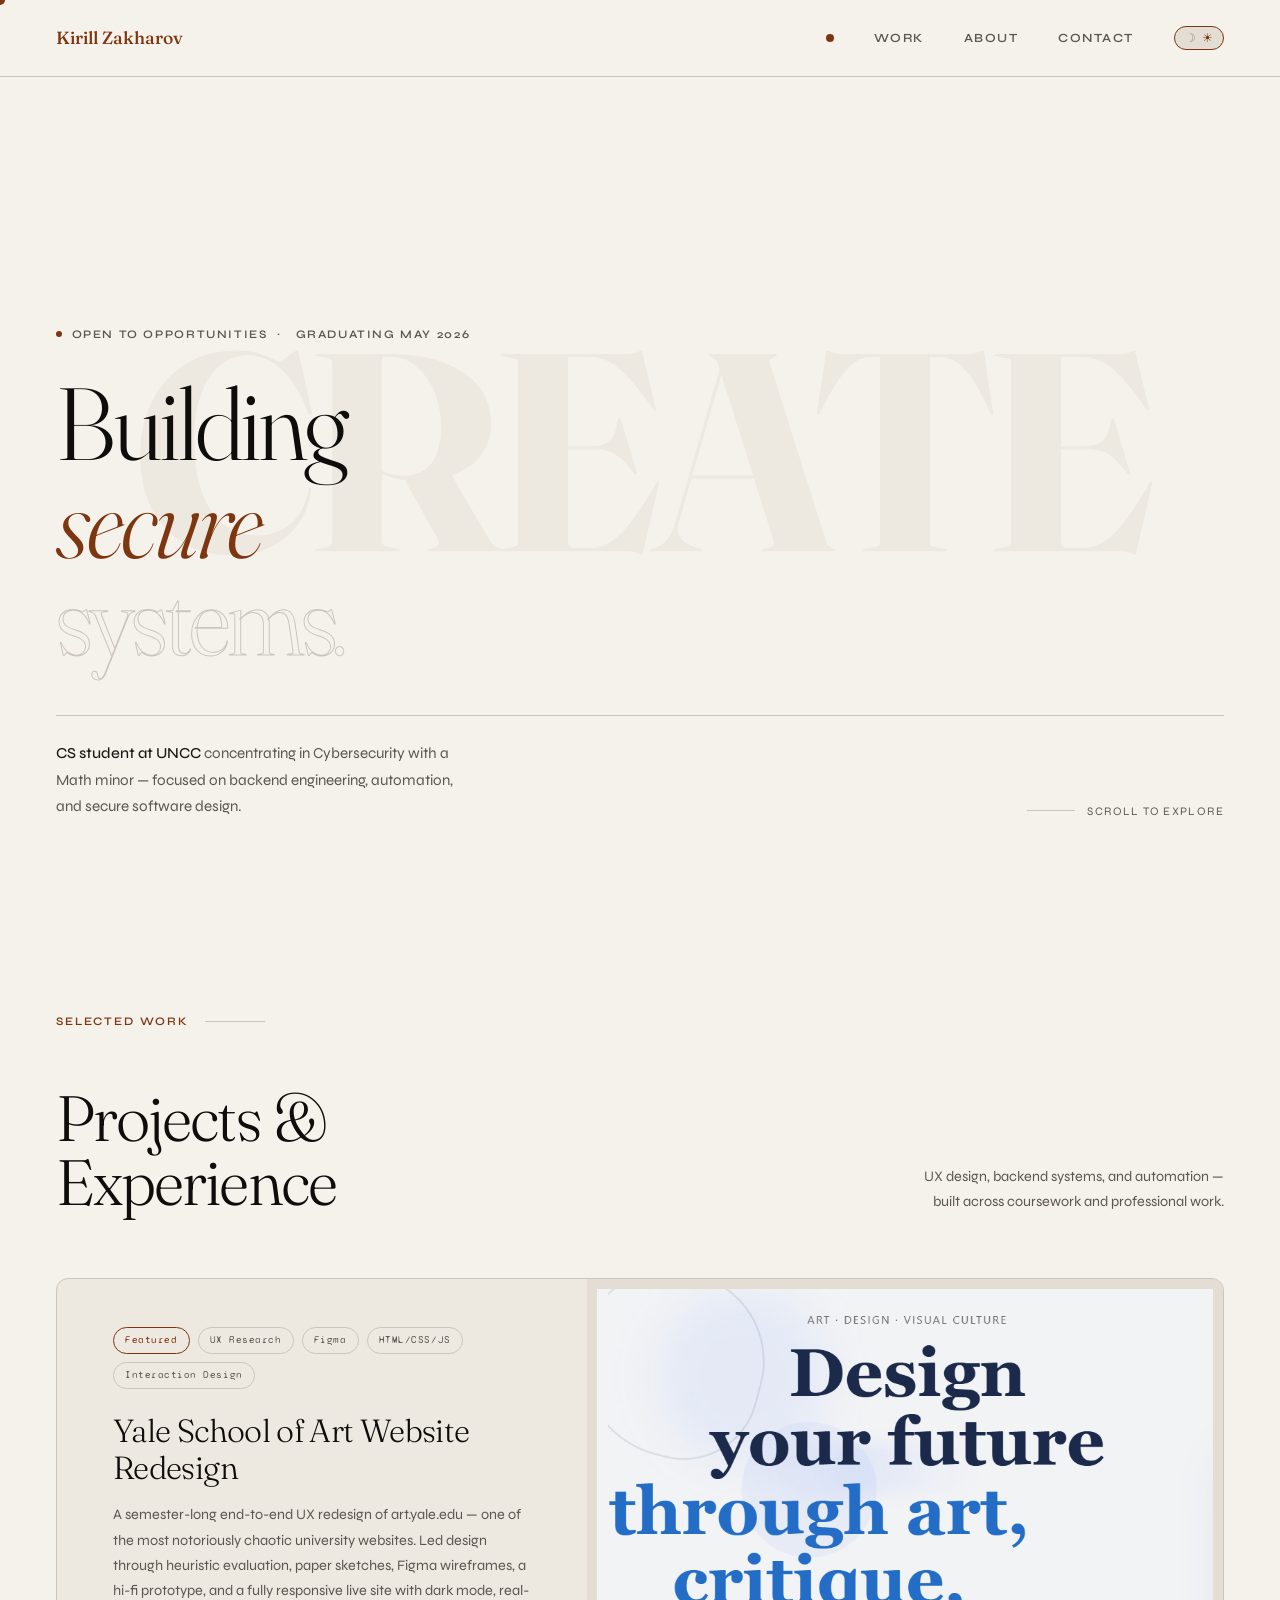
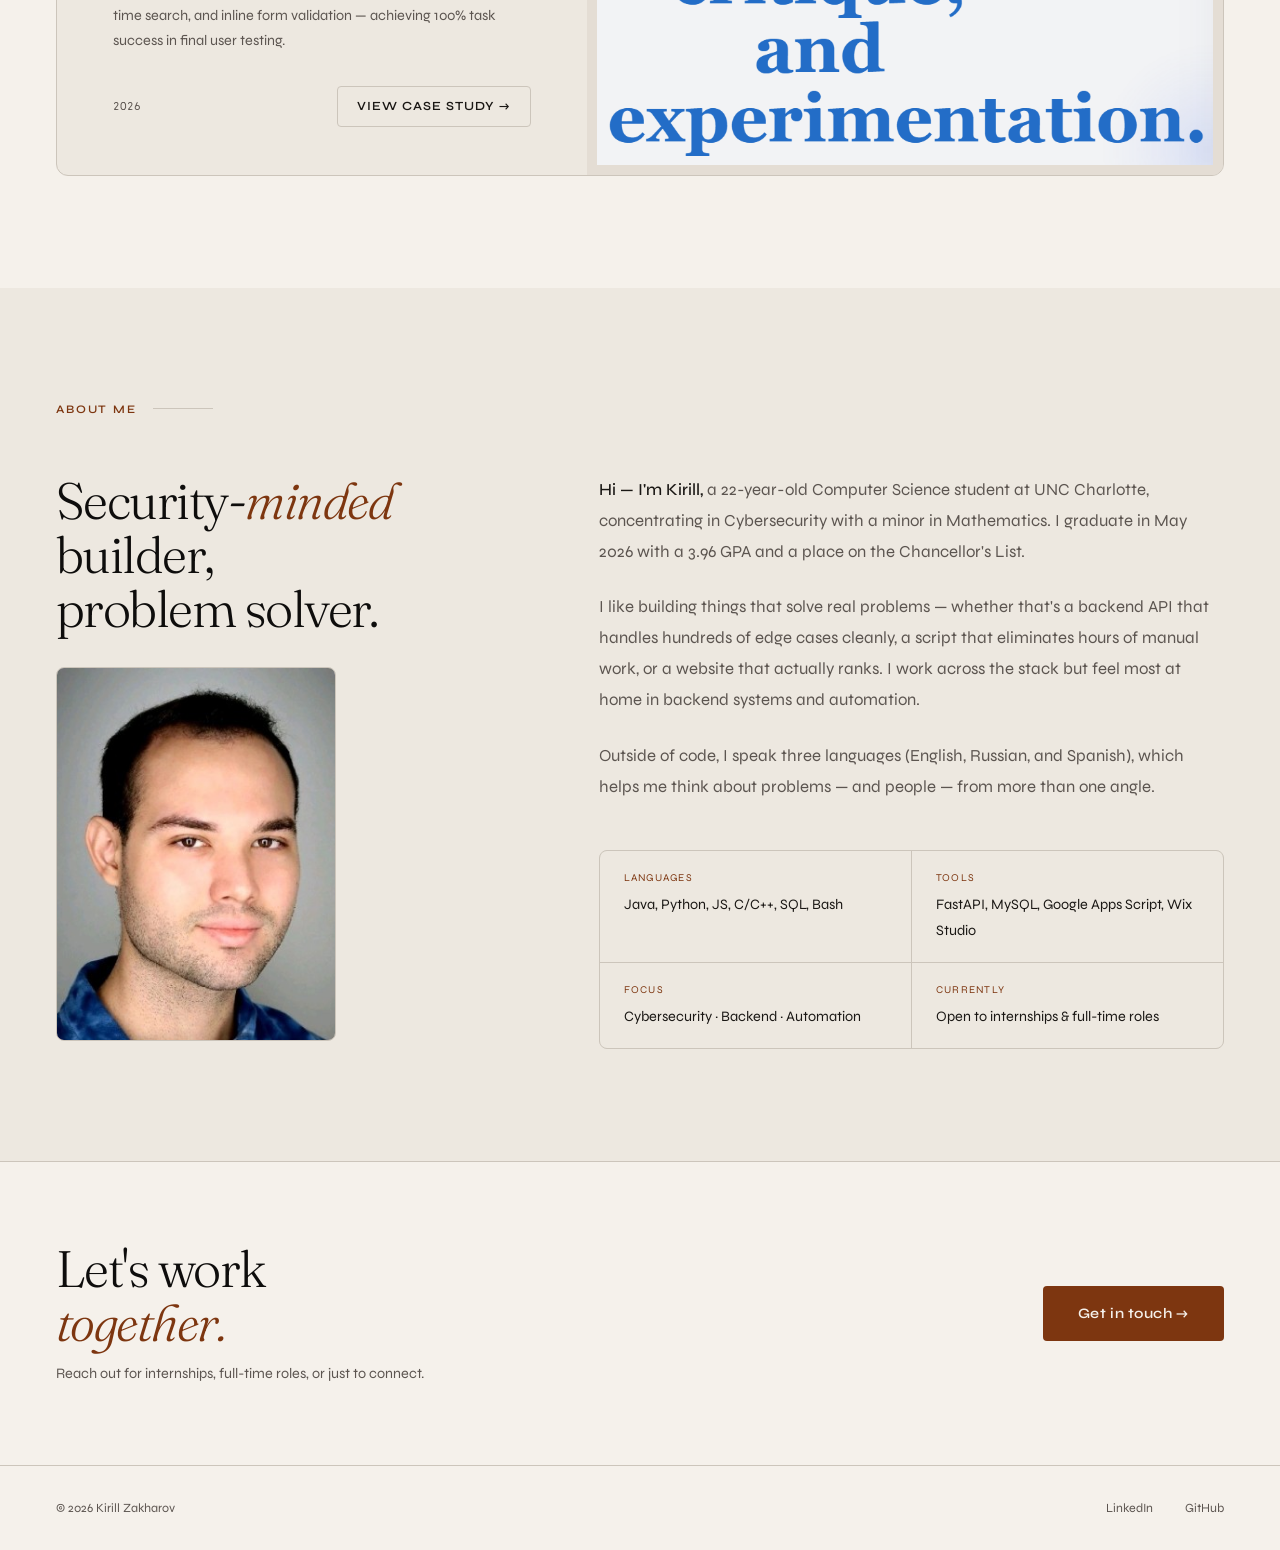
<file: index.html>
<!doctype html>
<html lang="en">
  <head>
    <meta charset="UTF-8" />
    <meta name="viewport" content="width=device-width, initial-scale=1.0" />
    <title>Kirill Zakharov — Portfolio</title>
    <link rel="icon" type="image/png" href="./files/favicon.png" />
    <link rel="preconnect" href="https://fonts.googleapis.com" />
    <link
      href="https://fonts.googleapis.com/css2?family=Fraunces:ital,opsz,wght@0,9..144,300;0,9..144,500;0,9..144,700;1,9..144,300;1,9..144,500&family=Syne:wght@400;500;600;700&family=Syne+Mono&display=swap"
      rel="stylesheet"
    />
    <link rel="stylesheet" href="./css/style.css" />
  </head>
  <body>
    <div class="cursor" id="cursor"></div>

    <nav>
      <a href="#" class="nav-logo"><span>Kirill Zakharov</span> </a>
      <div class="nav-right">
        <div class="nav-dot"></div>
        <a href="#work">Work</a>
        <a href="#about">About</a>
        <a href="#contact">Contact</a>
        <button
          class="mode-toggle"
          id="mode-toggle"
          aria-label="Toggle color mode"
        ></button>
      </div>
    </nav>

    <!-- HERO -->
    <div class="hero">
      <div class="hero-bg-text">CREATE</div>
      <div class="hero-status">
        Open to opportunities &nbsp;·&nbsp;
        <span>Graduating May 2026</span>
      </div>
      <h1>
        <span>Building</span><br />
        <em>secure</em><br />
        <span class="outline">systems.</span>
      </h1>
      <div class="hero-divider"></div>
      <div class="hero-bottom">
        <p class="hero-desc">
          <strong>CS student at UNCC</strong> concentrating in Cybersecurity
          with a Math minor — focused on backend engineering, automation, and
          secure software design.
        </p>
        <div class="hero-scroll">
          <div class="scroll-line"></div>
          Scroll to explore
        </div>
      </div>
    </div>

    <!-- WORK -->
    <div class="section" id="work">
      <div class="section-eyebrow">Selected Work</div>
      <div class="work-header">
        <h2>Projects &amp;<br />Experience</h2>
        <p>
          UX design, backend systems, and automation — built across coursework
          and professional work.
        </p>
      </div>

      <div class="case-studies">
        <!-- FEATURED: Yale School of Art Redesign -->
        <div class="cs-card" data-delay="0">
          <div class="cs-info">
            <div>
              <div class="cs-tags">
                <span class="cs-tag featured">Featured</span>
                <span class="cs-tag">UX Research</span>
                <span class="cs-tag">Figma</span>
                <span class="cs-tag">HTML/CSS/JS</span>
                <span class="cs-tag">Interaction Design</span>
              </div>
              <h3>Yale School of Art Website Redesign</h3>
              <p>
                A semester-long end-to-end UX redesign of art.yale.edu — one of
                the most notoriously chaotic university websites. Led design
                through heuristic evaluation, paper sketches, Figma wireframes,
                a hi-fi prototype, and a fully responsive live site with dark
                mode, real-time search, and inline form validation — achieving
                100% task success in final user testing.
              </p>
            </div>
            <div class="cs-footer">
              <span class="cs-year">2026</span>
              <a href="case-study.html" class="cs-link">View Case Study →</a>
            </div>
          </div>
          <div class="cs-image">
            <img
              src="./files/yalecover.png"
              alt="Yale School of Art Redesign Screenshot"
            />
          </div>
        </div>
      </div>
    </div>

    <!-- ABOUT -->
    <div id="about">
      <div class="inner">
        <div class="section-eyebrow">About Me</div>
        <div class="about-grid">
          <div class="about-left">
            <h2>Security-<em>minded</em><br />builder,<br />problem solver.</h2>
            <div class="about-photo">
              <img
                src="./files/1727371143587.jpg"
                alt="Kirill Zakharov Photo"
              />
            </div>
          </div>
          <div class="about-right">
            <p>
              <strong>Hi — I'm Kirill,</strong> a 22-year-old Computer Science
              student at UNC Charlotte, concentrating in Cybersecurity with a
              minor in Mathematics. I graduate in May 2026 with a 3.96 GPA and a
              place on the Chancellor's List.
            </p>
            <p>
              I like building things that solve real problems — whether that's a
              backend API that handles hundreds of edge cases cleanly, a script
              that eliminates hours of manual work, or a website that actually
              ranks. I work across the stack but feel most at home in backend
              systems and automation.
            </p>
            <p>
              Outside of code, I speak three languages (English, Russian, and
              Spanish), which helps me think about problems — and people — from
              more than one angle.
            </p>
            <div class="skills-grid">
              <div class="skill-item">
                <label>Languages</label>
                <span>Java, Python, JS, C/C++, SQL, Bash</span>
              </div>
              <div class="skill-item">
                <label>Tools</label>
                <span>FastAPI, MySQL, Google Apps Script, Wix Studio</span>
              </div>
              <div class="skill-item">
                <label>Focus</label>
                <span>Cybersecurity · Backend · Automation</span>
              </div>
              <div class="skill-item">
                <label>Currently</label>
                <span>Open to internships &amp; full-time roles</span>
              </div>
            </div>
          </div>
        </div>
      </div>
    </div>

    <!-- CONTACT -->
    <div id="contact">
      <div class="contact-strip">
        <div class="contact-left">
          <h2>Let's work<br /><em>together.</em></h2>
          <p>Reach out for internships, full-time roles, or just to connect.</p>
        </div>
        <a
          href="mailto:kizakh0114@gmail.com"
          class="contact-btn"
          id="contact-email"
          >Get in touch →</a
        >
      </div>
    </div>

    <footer>
      <p>© 2026 Kirill Zakharov</p>
      <div class="footer-links">
        <a href="https://www.linkedin.com/in/kzakharo" target="_blank"
          >LinkedIn</a
        >
        <a href="https://github.com/ZKirill01" target="_blank">GitHub</a>
      </div>
    </footer>

    <script src="./js/script.js"></script>
  </body>
</html>
</file>
<file: css/style.css>
:root {
  --bg: #0e0d0c;
  --bg2: #161513;
  --bg3: #1e1c1a;
  --border: #2d2a27;
  --text: #ede8e0;
  --muted: #9a9288; /* contrast ≥6.3:1 on all dark bgs */
  --accent: #e8894a; /* contrast 7.5:1 on dark bg */
  --accent2: #c96b28;
  --warn: #d4834a; /* change-problem text – 6.2:1 on bg2 */
  --white: #f5f1eb;
}

:root.light {
  --bg: #f5f1eb;
  --bg2: #ede8e0;
  --bg3: #e4ddd4;
  --border: #ccc5bb;
  --text: #1a1714;
  --muted: #5c5550; /* contrast ≥6.5:1 on all light bgs */
  --accent: #7d3610; /* contrast 7.75:1 on light bg – passes small text */
  --accent2: #5a2308;
  --warn: #7a3510; /* 7.35:1 on light bg2 */
  --white: #0e0d0c;
}

/* ─── MODE TOGGLE ─── */
.mode-toggle {
  background: var(--bg3);
  border: 1px solid var(--border);
  border-radius: 20px;
  display: flex;
  align-items: center;
  gap: 0.35rem;
  padding: 0.3rem 0.65rem;
  transition: border-color 0.3s;
  width: auto;
  height: auto;
  position: static;
  flex-shrink: 0;
}
/* Moon icon – active in dark mode */
.mode-toggle::before {
  content: "☽";
  font-size: 0.75rem;
  color: var(--accent);
  line-height: 1;
  transition:
    color 0.3s,
    opacity 0.3s;
  opacity: 1;
}
/* Sun icon – active in light mode */
.mode-toggle::after {
  content: "☀";
  font-size: 0.75rem;
  color: var(--muted);
  line-height: 1;
  opacity: 0.55;
  transition:
    color 0.3s,
    opacity 0.3s;
  /* reset old dot styles */
  position: static;
  width: auto;
  height: auto;
  border-radius: 0;
  background: none;
  top: auto;
  left: auto;
  transform: none;
}
:root.light .mode-toggle::before {
  color: var(--muted);
  opacity: 0.55;
}
:root.light .mode-toggle::after {
  color: var(--accent);
  opacity: 1;
}
:root.light .mode-toggle {
  border-color: var(--accent);
}

/* ─── FOCUS STYLES (WCAG AA) ─── */
:focus-visible {
  outline: 2px solid var(--accent);
  outline-offset: 3px;
  border-radius: 3px;
}

/* ─── RESET ─── */
*,
*::before,
*::after {
  box-sizing: border-box;
  margin: 0;
  padding: 0;
}
html {
  scroll-behavior: smooth;
}

body {
  font-family: "Syne", sans-serif;
  background: var(--bg);
  color: var(--text);
  font-size: 100%; /* respects browser/user font-size preference */
  line-height: 1.6;
  cursor: none;
  overflow-x: hidden;
}

.cursor {
  position: fixed;
  width: 0.625rem;
  height: 0.625rem;
  background: var(--accent);
  border-radius: 50%;
  pointer-events: none;
  z-index: 9999;
  transform: translate(-50%, -50%);
  transition:
    width 0.25s,
    height 0.25s,
    background 0.25s;
}
.cursor.hovering {
  width: 2.25rem;
  height: 2.25rem;
  background: transparent;
  border: 1.5px solid var(--accent);
}

/* ─── NAV ─── */
nav {
  position: fixed;
  top: 0;
  left: 0;
  right: 0;
  z-index: 100;
  display: flex;
  justify-content: space-between;
  align-items: center;
  padding: 1.5rem 3.5rem;
  background: var(--bg);
  border-bottom: 1px solid var(--border);
}

.nav-logo {
  font-family: "Fraunces", serif;
  font-size: 1.1rem;
  font-weight: 500;
  color: var(--white);
  text-decoration: none;
}
.nav-logo span:last-child {
  color: var(--accent);
}

.nav-right {
  display: flex;
  align-items: center;
  gap: 2.5rem;
}

.nav-right a {
  font-size: 0.78rem;
  font-weight: 600;
  letter-spacing: 0.12em;
  text-transform: uppercase;
  color: var(--muted); /* 6.33:1 dark / 6.50:1 light – passes */
  text-decoration: none;
  transition: color 0.2s;
}
.nav-right a:hover {
  color: var(--text);
}

.nav-dot {
  width: 0.5rem;
  height: 0.5rem;
  background: var(--accent);
  border-radius: 50%;
  animation: pulse 2.5s ease-in-out infinite;
  flex-shrink: 0;
}
@keyframes pulse {
  0%,
  100% {
    opacity: 1;
    transform: scale(1);
  }
  50% {
    opacity: 0.5;
    transform: scale(0.7);
  }
}

/* ─── HERO ─── */
.hero {
  min-height: 100vh;
  display: flex;
  flex-direction: column;
  justify-content: flex-end;
  padding: 0 3.5rem 5rem;
  position: relative;
  overflow: hidden;
}

.hero-bg-text {
  position: absolute;
  top: 50%;
  left: 50%;
  transform: translate(-50%, -50%);
  font-family: "Fraunces", serif;
  font-size: clamp(10rem, 22vw, 22rem);
  font-weight: 700;
  color: var(--bg2);
  white-space: nowrap;
  pointer-events: none;
  user-select: none;
  letter-spacing: -0.04em;
  line-height: 1;
  /* decorative watermark – ARIA hidden via pointer-events/user-select */
  aria-hidden: true;
}

.hero-status {
  display: flex;
  align-items: center;
  gap: 0.6rem;
  font-size: 0.72rem;
  font-weight: 600;
  letter-spacing: 0.14em;
  text-transform: uppercase;
  color: var(--muted);
  margin-bottom: 2rem;
  position: relative;
  z-index: 1;
  animation: fadeUp 0.6s ease 0.2s both;
}
.hero-status::before {
  content: "";
  display: block;
  width: 0.375rem;
  height: 0.375rem;
  border-radius: 50%;
  background: var(--accent);
  flex-shrink: 0;
}

.hero h1 {
  font-family: "Fraunces", serif;
  font-size: clamp(3.5rem, 8vw, 8rem);
  font-weight: 300;
  line-height: 0.95;
  letter-spacing: -0.03em;
  color: var(--white);
  position: relative;
  z-index: 1;
  margin-bottom: 3rem;
  animation: fadeUp 0.8s ease 0.35s both;
}
.hero h1 em {
  font-style: italic;
  color: var(--accent);
}
.hero h1 .outline {
  -webkit-text-stroke: 1px var(--border);
  color: transparent;
}

.hero-divider {
  width: 100%;
  height: 1px;
  background: var(--border);
  margin-bottom: 1.5rem;
  position: relative;
  z-index: 1;
}

.hero-bottom {
  display: flex;
  justify-content: space-between;
  align-items: flex-end;
  position: relative;
  z-index: 1;
  animation: fadeUp 0.6s ease 0.6s both;
  gap: 2rem;
  flex-wrap: wrap;
}

.hero-desc {
  max-width: 400px;
  font-size: 0.95rem;
  color: var(--muted);
  line-height: 1.75;
}
.hero-desc strong {
  color: var(--text);
  font-weight: 500;
}

.hero-scroll {
  display: flex;
  align-items: center;
  gap: 0.8rem;
  font-size: 0.72rem;
  letter-spacing: 0.12em;
  text-transform: uppercase;
  color: var(--muted);
  flex-shrink: 0;
}

.scroll-line {
  width: 3rem;
  height: 1px;
  background: var(--border);
  position: relative;
  overflow: hidden;
}
.scroll-line::after {
  content: "";
  position: absolute;
  top: 0;
  left: -100%;
  width: 100%;
  height: 100%;
  background: var(--accent);
  animation: scanline 2s ease-in-out infinite;
}
@keyframes scanline {
  0% {
    left: -100%;
  }
  50%,
  100% {
    left: 100%;
  }
}

@keyframes fadeUp {
  from {
    opacity: 0;
    transform: translateY(20px);
  }
  to {
    opacity: 1;
    transform: translateY(0);
  }
}

/* ─── SECTIONS ─── */
.section {
  padding: 7rem 3.5rem;
  max-width: 1300px;
  margin: 0 auto;
}

.section-eyebrow {
  display: flex;
  align-items: center;
  gap: 1rem;
  font-size: 0.72rem;
  font-weight: 600;
  letter-spacing: 0.16em;
  text-transform: uppercase;
  color: var(--accent); /* 7.5:1 dark / 7.75:1 light – passes */
  margin-bottom: 3.5rem;
}
.section-eyebrow::after {
  content: "";
  flex: 1;
  height: 1px;
  background: var(--border);
  max-width: 3.75rem;
}

/* ─── WORK ─── */
.work-header {
  display: flex;
  justify-content: space-between;
  align-items: flex-end;
  margin-bottom: 4rem;
  gap: 2rem;
}
.work-header h2 {
  font-family: "Fraunces", serif;
  font-size: clamp(2.5rem, 5vw, 4.5rem);
  font-weight: 300;
  line-height: 1;
  letter-spacing: -0.03em;
  color: var(--white);
}
.work-header p {
  max-width: 320px;
  font-size: 0.9rem;
  color: var(--muted);
  line-height: 1.7;
  text-align: right;
}

.case-studies {
  display: flex;
  flex-direction: column;
  gap: 2px;
}

.cs-card {
  background: var(--bg2);
  border: 1px solid var(--border);
  border-radius: 0.75rem;
  overflow: hidden;
  display: grid;
  grid-template-columns: 1fr 1.2fr;
  min-height: 360px;
  opacity: 0;
  transform: translateY(40px);
  transition:
    opacity 0.6s ease,
    transform 0.6s ease,
    border-color 0.3s;
}
.cs-card.visible {
  opacity: 1;
  transform: translateY(0);
}
.cs-card:hover {
  border-color: var(--accent);
}
.cs-card:nth-child(even) {
  grid-template-columns: 1.2fr 1fr;
}
.cs-card:nth-child(even) .cs-info {
  order: 2;
}
.cs-card:nth-child(even) .cs-image {
  order: 1;
}

.cs-info {
  padding: 3rem 3.5rem;
  display: flex;
  flex-direction: column;
  justify-content: space-between;
}

.cs-tags {
  display: flex;
  gap: 0.5rem;
  flex-wrap: wrap;
  margin-bottom: 1.5rem;
}
.cs-tag {
  font-family: "Syne Mono", monospace;
  font-size: 0.65rem;
  padding: 0.25rem 0.7rem;
  border: 1px solid var(--border);
  border-radius: 20px;
  color: var(--muted); /* 5.9:1 dark bg2 / 6.0:1 light bg2 – passes */
  letter-spacing: 0.05em;
}
.cs-tag.featured {
  border-color: var(--accent);
  color: var(--accent);
}

.cs-info h3 {
  font-family: "Fraunces", serif;
  font-size: clamp(1.6rem, 2.5vw, 2.2rem);
  font-weight: 300;
  line-height: 1.15;
  letter-spacing: -0.02em;
  color: var(--white);
  margin-bottom: 1rem;
}
.cs-info p {
  font-size: 0.9rem;
  color: var(--muted);
  line-height: 1.75;
  flex-grow: 1;
  margin-bottom: 2rem;
}

.cs-footer {
  display: flex;
  justify-content: space-between;
  align-items: center;
}
.cs-year {
  font-family: "Syne Mono", monospace;
  font-size: 0.72rem;
  color: var(--muted);
}
.cs-link {
  display: inline-flex;
  align-items: center;
  gap: 0.5rem;
  font-size: 0.78rem;
  font-weight: 600;
  letter-spacing: 0.08em;
  text-transform: uppercase;
  color: var(--text);
  text-decoration: none;
  padding: 0.6rem 1.2rem;
  border: 1px solid var(--border);
  border-radius: 4px;
  transition:
    background 0.2s,
    border-color 0.2s,
    color 0.2s;
}
.cs-link:hover {
  background: var(--accent);
  border-color: var(--accent);
  color: var(--bg); /* 7.5:1 dark / 7.75:1 light – passes */
}

.cs-image {
  background: var(--bg3);
  display: flex;
  align-items: center;
  justify-content: center;
  position: relative;
  overflow: hidden;
  min-height: 280px;
}

.cs-image-inner {
  width: 100%;
  height: 100%;
  display: flex;
  flex-direction: column;
  align-items: center;
  justify-content: center;
  gap: 0.8rem;
  color: var(--muted);
  transition: color 0.2s;
  padding: 2rem;
}
.cs-image:hover .cs-image-inner {
  color: var(--accent);
}
.cs-image-inner svg {
  width: 2rem;
  height: 2rem;
  opacity: 0.6;
}
.cs-image-inner span {
  font-size: 0.72rem;
  letter-spacing: 0.1em;
  text-transform: uppercase;
  /* no opacity reduction – muted color already handles de-emphasis */
}
.cs-image img {
  padding: 10px;
  width: 100%;
  height: 100%;
  object-fit: cover;
  display: block;
}

.cs-image-number {
  position: absolute;
  bottom: 1.5rem;
  right: 2rem;
  font-family: "Fraunces", serif;
  font-size: 5rem;
  font-weight: 700;
  color: rgba(255, 255, 255, 0.04);
  line-height: 1;
  pointer-events: none;
  user-select: none;
}

/* ─── ABOUT ─── */
#about {
  background: var(--bg2);
  max-width: none;
  padding: 0;
}
#about .inner {
  max-width: 1300px;
  margin: 0 auto;
  padding: 7rem 3.5rem;
}

.about-grid {
  display: grid;
  grid-template-columns: 1fr 1.4fr;
  gap: 6rem;
  align-items: start;
}

.about-left h2 {
  font-family: "Fraunces", serif;
  font-size: clamp(2.5rem, 4vw, 3.8rem);
  font-weight: 300;
  line-height: 1.05;
  letter-spacing: -0.03em;
  color: var(--white);
  margin-bottom: 2rem;
}
.about-left h2 em {
  font-style: italic;
  color: var(--accent);
}

.about-photo {
  width: 100%;
  max-width: 280px;
  aspect-ratio: 3/4;
  background: var(--bg3);
  border-radius: 0.5rem;
  overflow: hidden;
  display: flex;
  align-items: center;
  justify-content: center;
  color: var(--muted);
  flex-direction: column;
  gap: 0.6rem;
  border: 1px solid var(--border);
  transition:
    border-color 0.2s,
    color 0.2s;
}
.about-photo:hover {
  border-color: var(--accent);
  color: var(--accent);
}
.about-photo input {
  display: none;
}
.about-photo svg {
  width: 2rem;
  height: 2rem;
  opacity: 0.5;
}
.about-photo span {
  font-size: 0.7rem;
  letter-spacing: 0.1em;
  text-transform: uppercase;
  /* no opacity – muted color handles contrast */
}
.about-photo img {
  width: 100%;
  height: 100%;
  object-fit: cover;
}

.about-right p {
  font-size: 1.05rem;
  color: var(--muted);
  line-height: 1.85;
  margin-bottom: 1.5rem;
}
.about-right p strong {
  color: var(--text);
  font-weight: 500;
}

.skills-grid {
  display: grid;
  grid-template-columns: 1fr 1fr;
  gap: 1px;
  background: var(--border);
  border: 1px solid var(--border);
  border-radius: 0.5rem;
  overflow: hidden;
  margin-top: 3rem;
}
.skill-item {
  background: var(--bg2);
  padding: 1.2rem 1.5rem;
}
.skill-item label {
  display: block;
  font-size: 0.65rem;
  letter-spacing: 0.12em;
  text-transform: uppercase;
  color: var(--accent); /* 7.5:1 dark / 7.75:1 light – passes for 0.65rem */
  margin-bottom: 0.3rem;
}
.skill-item span {
  font-size: 0.9rem;
  color: var(--text);
}

/* ─── CONTACT ─── */
.contact-strip {
  padding: 5rem 3.5rem;
  display: flex;
  align-items: center;
  justify-content: space-between;
  gap: 3rem;
  border-top: 1px solid var(--border);
  max-width: 1300px;
  margin: 0 auto;
  flex-wrap: wrap;
}
.contact-left h2 {
  font-family: "Fraunces", serif;
  font-size: clamp(2rem, 4vw, 3.5rem);
  font-weight: 300;
  line-height: 1.05;
  letter-spacing: -0.03em;
  color: var(--white);
}
.contact-left h2 em {
  font-style: italic;
  color: var(--accent);
}
.contact-left p {
  color: var(--muted);
  font-size: 0.9rem;
  margin-top: 0.8rem;
}

.contact-btn {
  flex-shrink: 0;
  display: inline-flex;
  align-items: center;
  gap: 0.8rem;
  background: var(--accent);
  color: var(--bg); /* 7.5:1 dark / 7.75:1 light – passes */
  text-decoration: none;
  padding: 1rem 2.2rem;
  border-radius: 4px;
  font-weight: 600;
  font-size: 0.9rem;
  letter-spacing: 0.04em;
  transition:
    background 0.2s,
    transform 0.2s;
}
.contact-btn:hover {
  background: var(--accent2);
  transform: translateY(-2px);
}

/* ─── FOOTER ─── */
footer {
  border-top: 1px solid var(--border);
  padding: 2rem 3.5rem;
  display: flex;
  justify-content: space-between;
  align-items: center;
  max-width: 1300px;
  margin: 0 auto;
  flex-wrap: wrap;
  gap: 1rem;
}
footer p {
  font-size: 0.78rem;
  color: var(--muted);
}
.footer-links {
  display: flex;
  gap: 2rem;
}
.footer-links a {
  font-size: 0.78rem;
  color: var(--muted);
  text-decoration: none;
  transition: color 0.2s;
}
.footer-links a:hover {
  color: var(--text);
}

/* ─── RESPONSIVE ─── */
@media (max-width: 900px) {
  nav {
    padding: 1.2rem 1.8rem;
  }
  .hero {
    padding: 0 1.8rem 4rem;
  }
  .cs-card,
  .cs-card:nth-child(even) {
    grid-template-columns: 1fr;
  }
  .cs-card:nth-child(even) .cs-info {
    order: 1;
  }
  .cs-card:nth-child(even) .cs-image {
    order: 2;
  }
  .cs-image {
    min-height: 220px;
  }
  .about-grid {
    grid-template-columns: 1fr;
    gap: 3rem;
  }
  .about-photo {
    max-width: 100%;
    aspect-ratio: 4/3;
  }
  .section {
    padding: 5rem 1.8rem;
  }
  #about .inner {
    padding: 5rem 1.8rem;
  }
  .contact-strip {
    flex-direction: column;
    align-items: flex-start;
    padding: 4rem 1.8rem;
  }
  footer {
    padding: 2rem 1.8rem;
    flex-direction: column;
    align-items: flex-start;
  }
  .work-header {
    flex-direction: column;
    align-items: flex-start;
  }
  .work-header p {
    text-align: left;
  }
}
@media (max-width: 600px) {
  body {
    cursor: auto;
  }
  .cursor {
    display: none;
  }
  .skills-grid {
    grid-template-columns: 1fr;
  }
  .nav-right {
    gap: 1.2rem;
  }
  .hero-bottom {
    flex-direction: column;
    align-items: flex-start;
  }
}

/* Hard disable all native cursors */
* {
  cursor: none !important;
}

/* Reinforce for interactive elements */
a,
button,
input,
textarea,
select,
label {
  cursor: none !important;
}

/* Optional: disable pointer cursor on hover states too */
a:hover,
button:hover {
  cursor: none !important;
}

/* ─────────────────────────────────────────────
   FULL MOBILE FIX (CASE STUDY + HOME COMBINED)
   Drop-in replacement
──────────────────────────────────────────── */

@media (max-width: 768px) {
  /* ─── HIDE SCROLLBARS ONLY ON MOBILE ─── */

  /* Chrome / Safari / Edge */
  body::-webkit-scrollbar,
  html::-webkit-scrollbar {
    display: none;
  }

  /* Firefox */
  html,
  body {
    scrollbar-width: none;
  }

  /* IE / old Edge */
  html,
  body {
    -ms-overflow-style: none;
  }
  /* ───────────────── GLOBAL ───────────────── */
  html,
  body {
    overflow-x: hidden;
  }

  body {
    padding-top: 70px; /* FIX: prevents fixed nav overlap */
  }

  /* ───────────────── NAV ───────────────── */
  nav {
    position: fixed;
    top: 0;
    left: 0;
    right: 0;
    padding: 1rem 1.2rem;
    flex-wrap: wrap;
    gap: 0.6rem;
    z-index: 100;
  }

  .nav-right {
    gap: 0.8rem;
    flex-wrap: wrap;
    justify-content: flex-start;
  }

  .nav-right a {
    font-size: 0.7rem;
    letter-spacing: 0.08em;
  }

  .nav-logo {
    font-size: 1rem;
  }

  .nav-dot {
    display: none;
  }

  /* ───────────────── HOME HERO ───────────────── */
  .hero {
    min-height: auto;
    padding: 2rem 1.2rem 3rem;
  }

  .hero-bg-text {
    display: none;
  }

  .hero h1 {
    font-size: 2.6rem;
    line-height: 1.05;
    margin-bottom: 1.5rem;
  }

  .hero-status {
    font-size: 0.65rem;
    flex-wrap: wrap;
    gap: 0.4rem;
    margin-bottom: 1rem;
  }

  .hero-divider {
    display: none;
  }

  .hero-bottom {
    flex-direction: column;
    align-items: flex-start;
    gap: 1rem;
  }

  .hero-desc {
    font-size: 0.9rem;
    line-height: 1.6;
  }

  .hero-scroll {
    display: none;
  }

  /* ───────────────── CASE STUDY HERO ───────────────── */
  .cs-hero {
    padding: 1.2rem;
  }

  .cs-hero-title {
    font-size: clamp(2rem, 7vw, 3rem);
    line-height: 1.1;
  }

  .cs-hero-summary {
    font-size: 0.95rem;
    line-height: 1.6;
  }

  .cs-hero-tags {
    display: flex;
    flex-wrap: wrap;
    gap: 0.4rem;
  }

  /* ───────────────── META BAR ───────────────── */
  .cs-meta-bar {
    display: grid;
    grid-template-columns: 1fr 1fr;
    gap: 0.8rem;
  }

  .cs-meta-item {
    font-size: 0.85rem;
  }

  /* ───────────────── HERO STATS BLOCK ───────────────── */
  .cs-hero-img {
    flex-direction: column !important;
    align-items: flex-start !important;
  }

  .cs-hero-img > div {
    gap: 1.5rem !important;
    width: 100%;
    justify-content: space-between;
  }

  .cs-hero-img a {
    width: 100%;
    text-align: center;
  }

  /* shrink stat numbers */
  .cs-hero-img div[style*="font-size: 2.8rem"] {
    font-size: 2rem !important;
  }

  /* ───────────────── SECTIONS ───────────────── */
  .cs-section {
    padding: 3rem 1.2rem;
  }

  .cs-content {
    font-size: 0.95rem;
  }

  /* ───────────────── IMAGES ───────────────── */
  .cs-image {
    width: 100%;
    height: auto;
    border-radius: 8px;
  }

  /* ───────────────── LINKS ───────────────── */
  .cs-link {
    width: 100%;
    text-align: center;
    margin-left: 3rem;
    background: var(--accent);
    color: var(--bg);
    font-size: 0.5rem;
  }

  /* ───────────────── STACKED LAYOUTS ───────────────── */
  .finding-grid,
  .goals-list,
  .prototype-features {
    display: flex;
    flex-direction: column;
    gap: 1rem;
  }

  .change-item {
    display: flex;
    flex-direction: column;
    gap: 0.5rem;
  }

  .change-arrow {
    transform: rotate(90deg);
    align-self: center;
  }

  /* ───────────────── OUTCOME ───────────────── */
  .outcome-stats {
    display: grid;
    grid-template-columns: 1fr 1fr;
    gap: 0.8rem;
  }

  .stat-card {
    padding: 1rem;
  }

  .stat-num {
    font-size: 1.5rem;
  }

  /* ───────────────── TIMELINE FIX ───────────────── */
  .cs-section [style*="grid-template-columns: repeat(5, 1fr)"] {
    grid-template-columns: 1fr !important;
    gap: 2rem !important;
  }

  .cs-section [style*="height: 4rem"] {
    width: 3rem !important;
    height: 3rem !important;
    font-size: 1.2rem !important;
  }

  /* ───────────────── FOOTER ───────────────── */
  footer {
    padding: 1.2rem;
    flex-direction: column;
    align-items: flex-start;
    gap: 0.6rem;
  }

  .footer-links {
    flex-wrap: wrap;
    gap: 1rem;
  }
}
</file>
